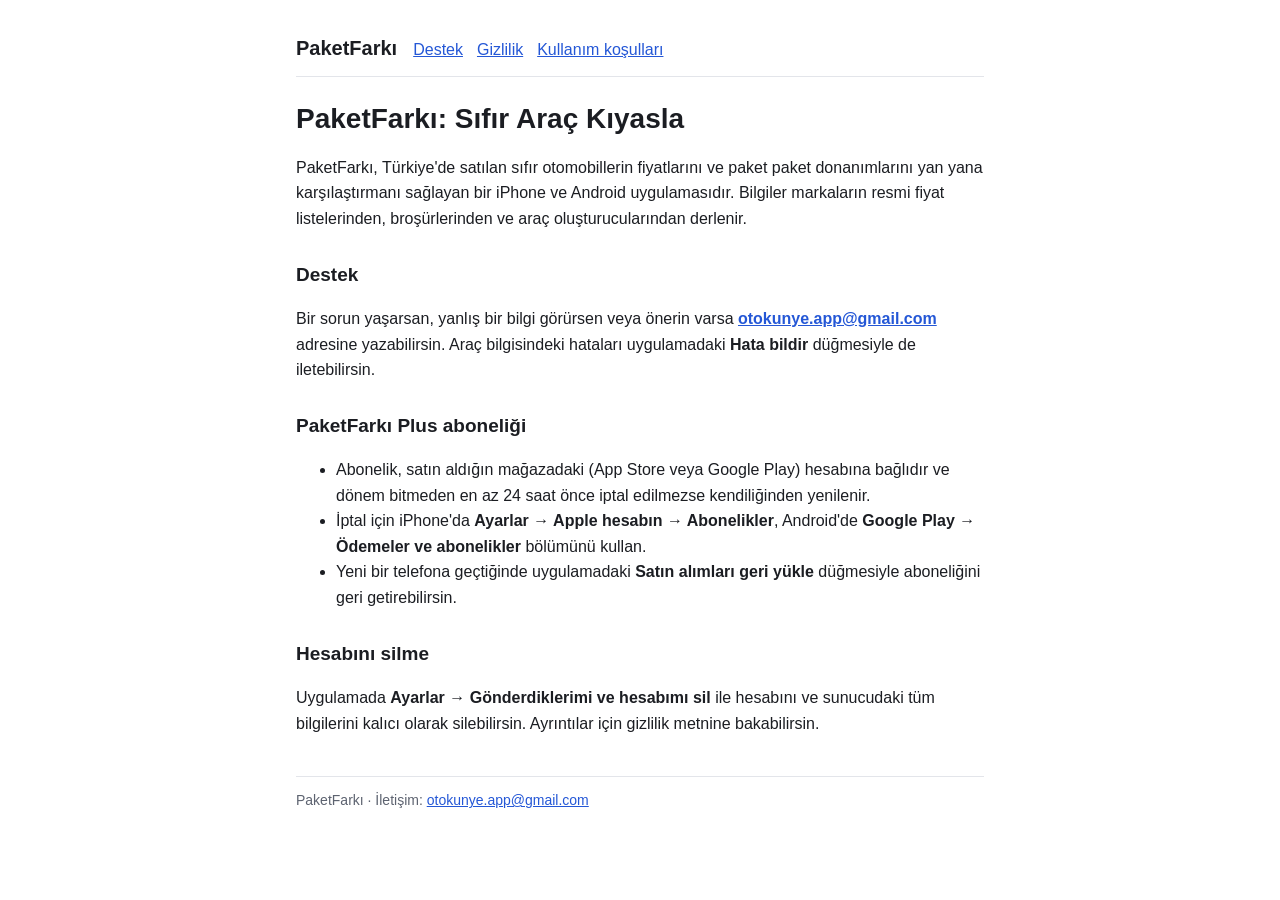
<file: index.html>
<!doctype html>
<html lang="tr"><head><meta charset="utf-8"><meta name="viewport" content="width=device-width,initial-scale=1">
<title>PaketFarkı – Sıfır araç kıyasla</title><link rel="stylesheet" href="style.css"></head>
<body><main><header><a class="brand" href="./">PaketFarkı</a><nav><a href="./">Destek</a><a href="privacy.html">Gizlilik</a><a href="terms.html">Kullanım koşulları</a></nav></header>
<h1>PaketFarkı: Sıfır Araç Kıyasla</h1>
<p>PaketFarkı, Türkiye'de satılan sıfır otomobillerin fiyatlarını ve paket paket donanımlarını yan yana karşılaştırmanı sağlayan bir iPhone ve Android uygulamasıdır. Bilgiler markaların resmi fiyat listelerinden, broşürlerinden ve araç oluşturucularından derlenir.</p>
<h2>Destek</h2>
<p>Bir sorun yaşarsan, yanlış bir bilgi görürsen veya önerin varsa <strong><a href="mailto:otokunye.app@gmail.com">otokunye.app@gmail.com</a></strong> adresine yazabilirsin. Araç bilgisindeki hataları uygulamadaki <strong>Hata bildir</strong> düğmesiyle de iletebilirsin.</p>
<h2>PaketFarkı Plus aboneliği</h2>
<ul>
<li>Abonelik, satın aldığın mağazadaki (App Store veya Google Play) hesabına bağlıdır ve dönem bitmeden en az 24 saat önce iptal edilmezse kendiliğinden yenilenir.</li>
<li>İptal için iPhone'da <strong>Ayarlar → Apple hesabın → Abonelikler</strong>, Android'de <strong>Google Play → Ödemeler ve abonelikler</strong> bölümünü kullan.</li>
<li>Yeni bir telefona geçtiğinde uygulamadaki <strong>Satın alımları geri yükle</strong> düğmesiyle aboneliğini geri getirebilirsin.</li>
</ul>
<h2>Hesabını silme</h2>
<p>Uygulamada <strong>Ayarlar → Gönderdiklerimi ve hesabımı sil</strong> ile hesabını ve sunucudaki tüm bilgilerini kalıcı olarak silebilirsin. Ayrıntılar için gizlilik metnine bakabilirsin.</p>
<footer>PaketFarkı · İletişim: <a href="mailto:otokunye.app@gmail.com">otokunye.app@gmail.com</a></footer></main></body></html>
</file>
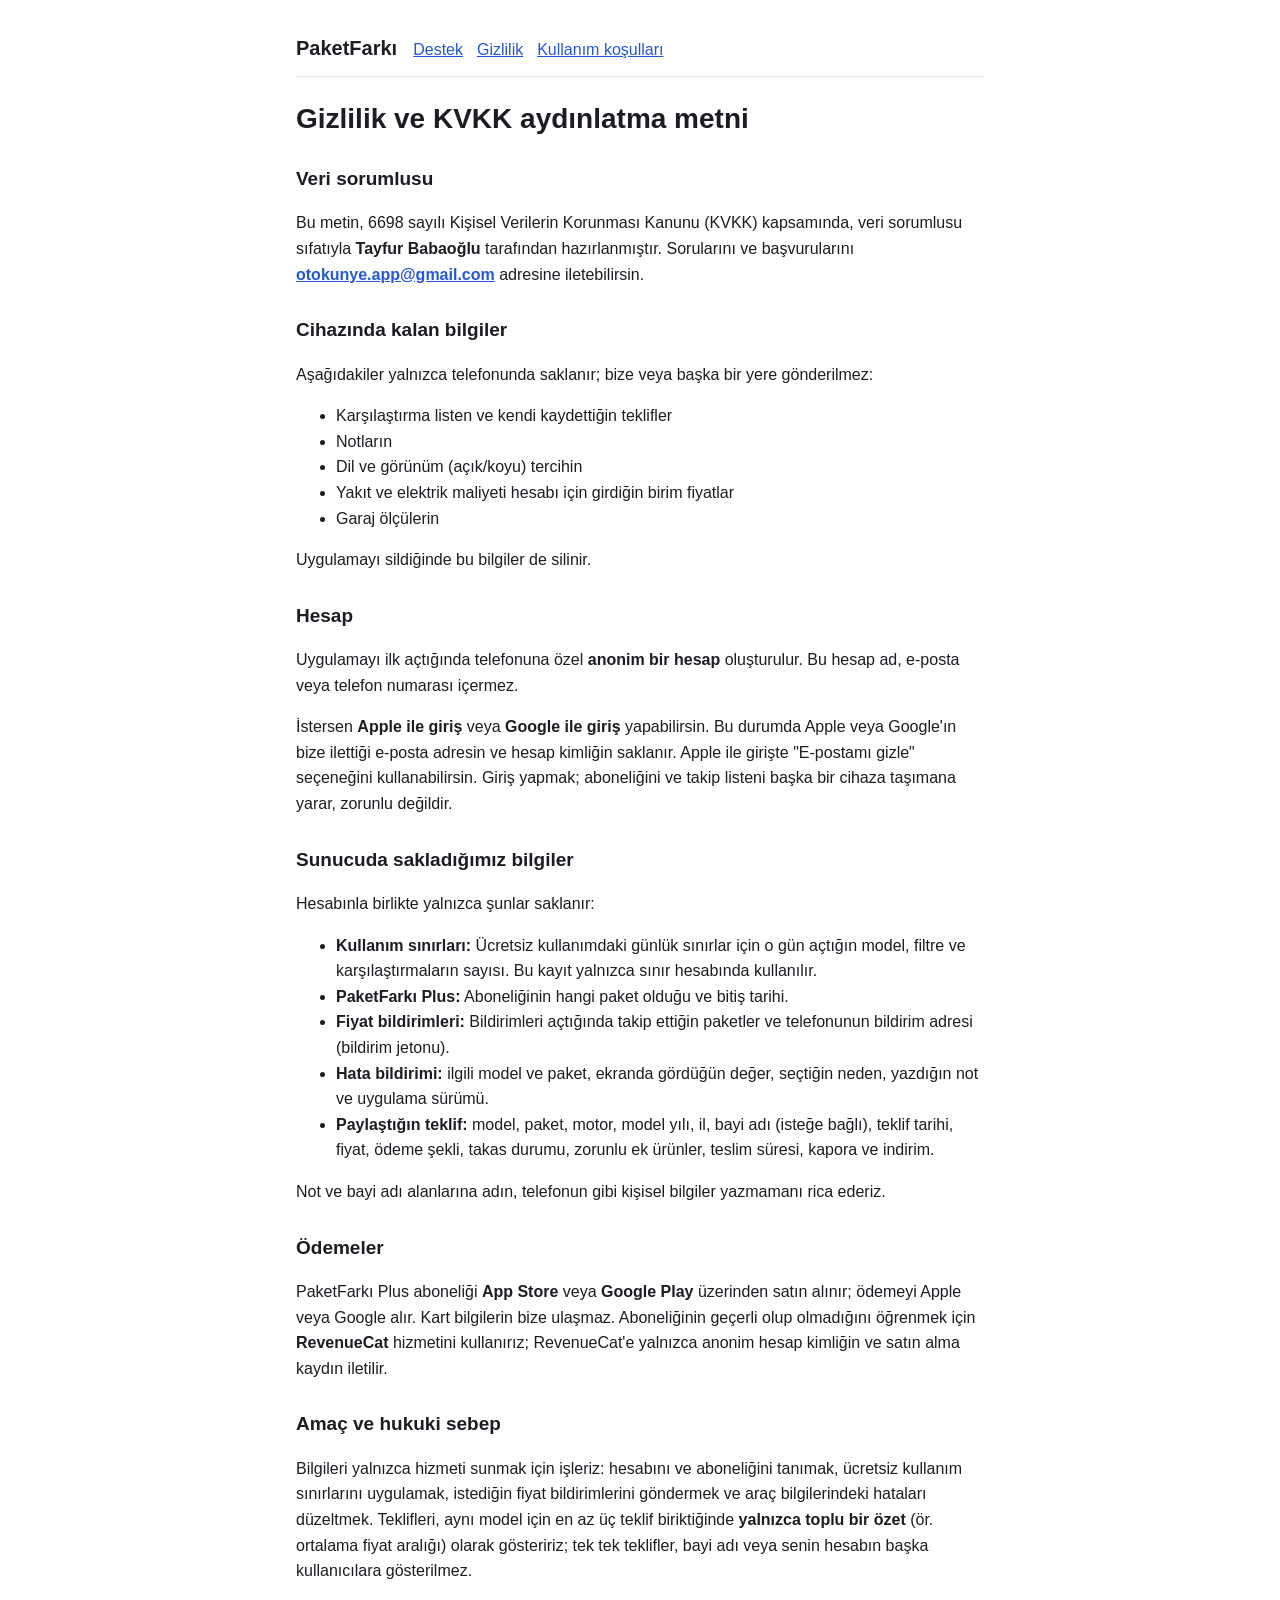
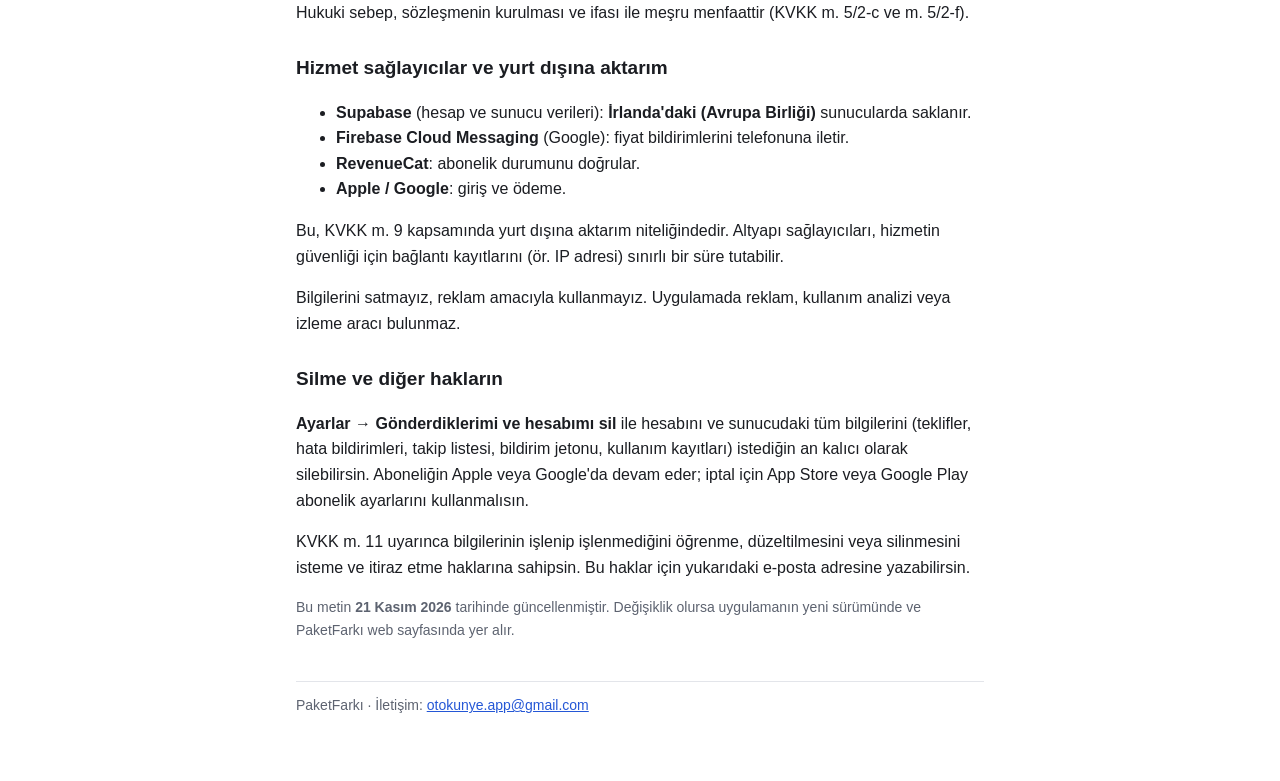
<file: privacy.html>
<!doctype html>
<html lang="tr"><head><meta charset="utf-8"><meta name="viewport" content="width=device-width,initial-scale=1">
<title>Gizlilik ve KVKK aydınlatma metni – PaketFarkı</title><link rel="stylesheet" href="style.css"></head>
<body><main><header><a class="brand" href="./">PaketFarkı</a><nav><a href="./">Destek</a><a href="privacy.html">Gizlilik</a><a href="terms.html">Kullanım koşulları</a></nav></header>
<h1>Gizlilik ve KVKK aydınlatma metni</h1>
<h2>Veri sorumlusu</h2>
<p>Bu metin, 6698 sayılı Kişisel Verilerin Korunması Kanunu (KVKK) kapsamında, veri sorumlusu sıfatıyla <strong>Tayfur Babaoğlu</strong> tarafından hazırlanmıştır. Sorularını ve başvurularını <strong><a href="mailto:otokunye.app@gmail.com">otokunye.app@gmail.com</a></strong> adresine iletebilirsin.</p>
<h2>Cihazında kalan bilgiler</h2>
<p>Aşağıdakiler yalnızca telefonunda saklanır; bize veya başka bir yere gönderilmez:</p>
<ul>
<li>Karşılaştırma listen ve kendi kaydettiğin teklifler</li>
<li>Notların</li>
<li>Dil ve görünüm (açık/koyu) tercihin</li>
<li>Yakıt ve elektrik maliyeti hesabı için girdiğin birim fiyatlar</li>
<li>Garaj ölçülerin</li>
</ul>
<p>Uygulamayı sildiğinde bu bilgiler de silinir.</p>
<h2>Hesap</h2>
<p>Uygulamayı ilk açtığında telefonuna özel <strong>anonim bir hesap</strong> oluşturulur. Bu hesap ad, e-posta veya telefon numarası içermez.</p>
<p>İstersen <strong>Apple ile giriş</strong> veya <strong>Google ile giriş</strong> yapabilirsin. Bu durumda Apple veya Google'ın bize ilettiği e-posta adresin ve hesap kimliğin saklanır. Apple ile girişte "E-postamı gizle" seçeneğini kullanabilirsin. Giriş yapmak; aboneliğini ve takip listeni başka bir cihaza taşımana yarar, zorunlu değildir.</p>
<h2>Sunucuda sakladığımız bilgiler</h2>
<p>Hesabınla birlikte yalnızca şunlar saklanır:</p>
<ul>
<li><strong>Kullanım sınırları:</strong> Ücretsiz kullanımdaki günlük sınırlar için o gün açtığın model, filtre ve karşılaştırmaların sayısı. Bu kayıt yalnızca sınır hesabında kullanılır.</li>
<li><strong>PaketFarkı Plus:</strong> Aboneliğinin hangi paket olduğu ve bitiş tarihi.</li>
<li><strong>Fiyat bildirimleri:</strong> Bildirimleri açtığında takip ettiğin paketler ve telefonunun bildirim adresi (bildirim jetonu).</li>
<li><strong>Hata bildirimi:</strong> ilgili model ve paket, ekranda gördüğün değer, seçtiğin neden, yazdığın not ve uygulama sürümü.</li>
<li><strong>Paylaştığın teklif:</strong> model, paket, motor, model yılı, il, bayi adı (isteğe bağlı), teklif tarihi, fiyat, ödeme şekli, takas durumu, zorunlu ek ürünler, teslim süresi, kapora ve indirim.</li>
</ul>
<p>Not ve bayi adı alanlarına adın, telefonun gibi kişisel bilgiler yazmamanı rica ederiz.</p>
<h2>Ödemeler</h2>
<p>PaketFarkı Plus aboneliği <strong>App Store</strong> veya <strong>Google Play</strong> üzerinden satın alınır; ödemeyi Apple veya Google alır. Kart bilgilerin bize ulaşmaz. Aboneliğinin geçerli olup olmadığını öğrenmek için <strong>RevenueCat</strong> hizmetini kullanırız; RevenueCat'e yalnızca anonim hesap kimliğin ve satın alma kaydın iletilir.</p>
<h2>Amaç ve hukuki sebep</h2>
<p>Bilgileri yalnızca hizmeti sunmak için işleriz: hesabını ve aboneliğini tanımak, ücretsiz kullanım sınırlarını uygulamak, istediğin fiyat bildirimlerini göndermek ve araç bilgilerindeki hataları düzeltmek. Teklifleri, aynı model için en az üç teklif biriktiğinde <strong>yalnızca toplu bir özet</strong> (ör. ortalama fiyat aralığı) olarak gösteririz; tek tek teklifler, bayi adı veya senin hesabın başka kullanıcılara gösterilmez.</p>
<p>Hukuki sebep, sözleşmenin kurulması ve ifası ile meşru menfaattir (KVKK m. 5/2-c ve m. 5/2-f).</p>
<h2>Hizmet sağlayıcılar ve yurt dışına aktarım</h2>
<ul>
<li><strong>Supabase</strong> (hesap ve sunucu verileri): <strong>İrlanda'daki (Avrupa Birliği)</strong> sunucularda saklanır.</li>
<li><strong>Firebase Cloud Messaging</strong> (Google): fiyat bildirimlerini telefonuna iletir.</li>
<li><strong>RevenueCat</strong>: abonelik durumunu doğrular.</li>
<li><strong>Apple / Google</strong>: giriş ve ödeme.</li>
</ul>
<p>Bu, KVKK m. 9 kapsamında yurt dışına aktarım niteliğindedir. Altyapı sağlayıcıları, hizmetin güvenliği için bağlantı kayıtlarını (ör. IP adresi) sınırlı bir süre tutabilir.</p>
<p>Bilgilerini satmayız, reklam amacıyla kullanmayız. Uygulamada reklam, kullanım analizi veya izleme aracı bulunmaz.</p>
<h2>Silme ve diğer hakların</h2>
<p><strong>Ayarlar → Gönderdiklerimi ve hesabımı sil</strong> ile hesabını ve sunucudaki tüm bilgilerini (teklifler, hata bildirimleri, takip listesi, bildirim jetonu, kullanım kayıtları) istediğin an kalıcı olarak silebilirsin. Aboneliğin Apple veya Google'da devam eder; iptal için App Store veya Google Play abonelik ayarlarını kullanmalısın.</p>
<p>KVKK m. 11 uyarınca bilgilerinin işlenip işlenmediğini öğrenme, düzeltilmesini veya silinmesini isteme ve itiraz etme haklarına sahipsin. Bu haklar için yukarıdaki e-posta adresine yazabilirsin.</p>
<p class="note">Bu metin <strong>21 Kasım 2026</strong> tarihinde güncellenmiştir. Değişiklik olursa uygulamanın yeni sürümünde ve PaketFarkı web sayfasında yer alır.</p>
<footer>PaketFarkı · İletişim: <a href="mailto:otokunye.app@gmail.com">otokunye.app@gmail.com</a></footer></main></body></html>
</file>
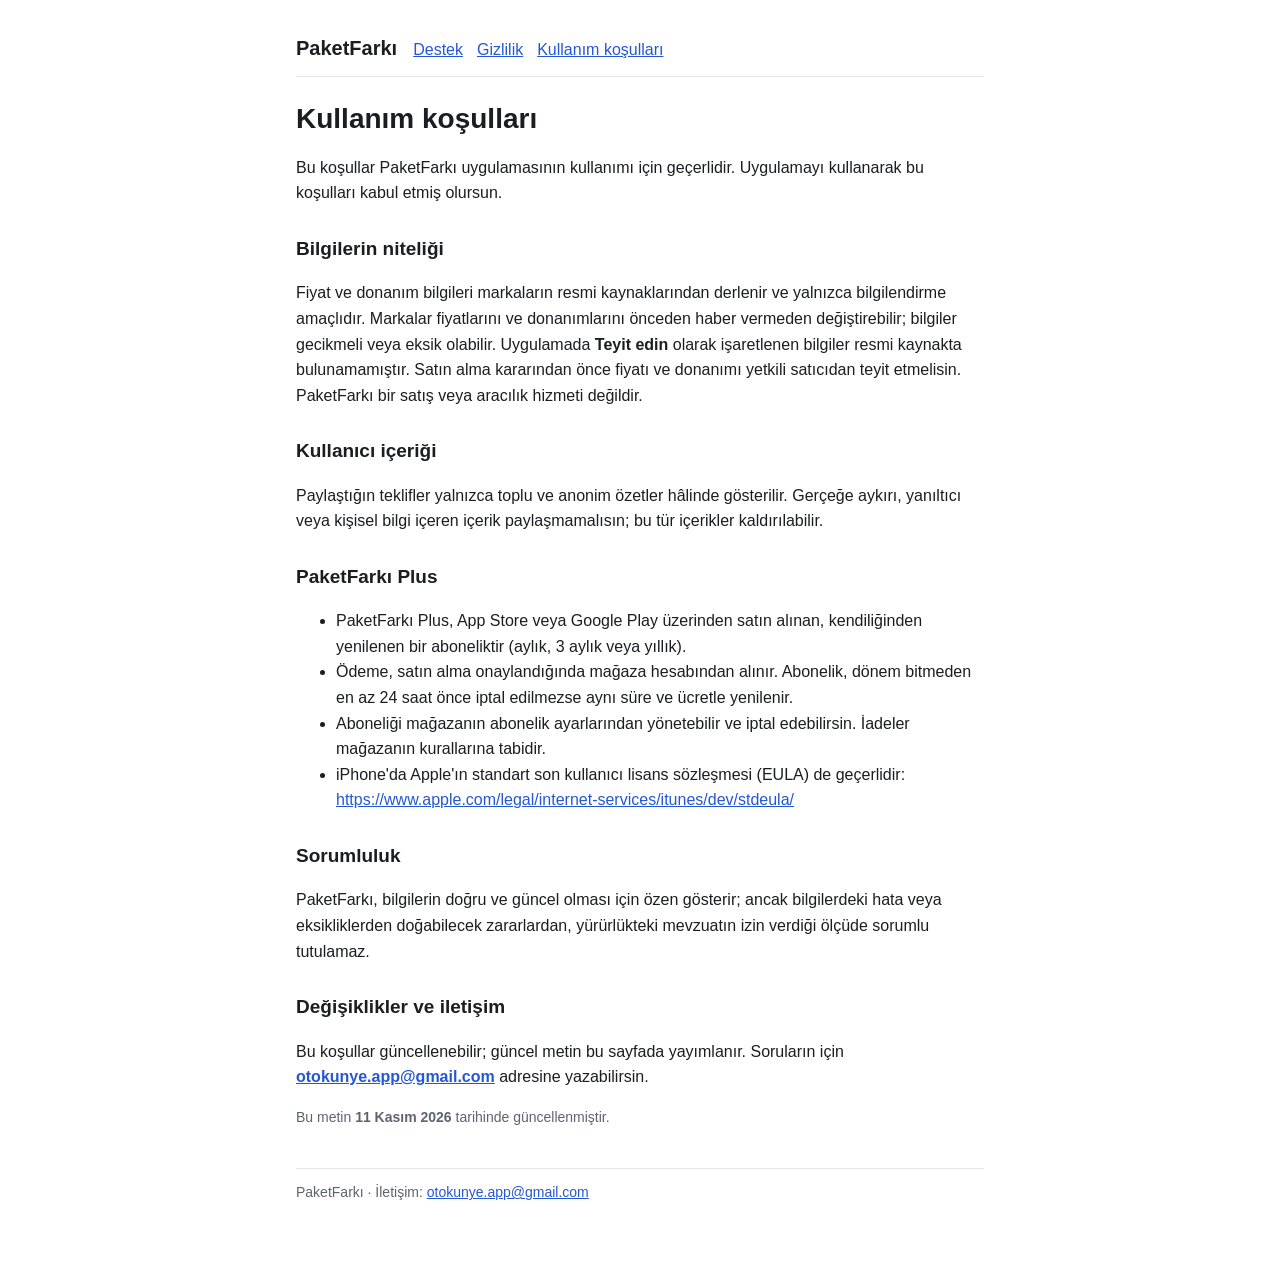
<file: terms.html>
<!doctype html>
<html lang="tr"><head><meta charset="utf-8"><meta name="viewport" content="width=device-width,initial-scale=1">
<title>Kullanım koşulları – PaketFarkı</title><link rel="stylesheet" href="style.css"></head>
<body><main><header><a class="brand" href="./">PaketFarkı</a><nav><a href="./">Destek</a><a href="privacy.html">Gizlilik</a><a href="terms.html">Kullanım koşulları</a></nav></header>
<h1>Kullanım koşulları</h1>
<p>Bu koşullar PaketFarkı uygulamasının kullanımı için geçerlidir. Uygulamayı kullanarak bu koşulları kabul etmiş olursun.</p>
<h2>Bilgilerin niteliği</h2>
<p>Fiyat ve donanım bilgileri markaların resmi kaynaklarından derlenir ve yalnızca bilgilendirme amaçlıdır. Markalar fiyatlarını ve donanımlarını önceden haber vermeden değiştirebilir; bilgiler gecikmeli veya eksik olabilir. Uygulamada <strong>Teyit edin</strong> olarak işaretlenen bilgiler resmi kaynakta bulunamamıştır. Satın alma kararından önce fiyatı ve donanımı yetkili satıcıdan teyit etmelisin. PaketFarkı bir satış veya aracılık hizmeti değildir.</p>
<h2>Kullanıcı içeriği</h2>
<p>Paylaştığın teklifler yalnızca toplu ve anonim özetler hâlinde gösterilir. Gerçeğe aykırı, yanıltıcı veya kişisel bilgi içeren içerik paylaşmamalısın; bu tür içerikler kaldırılabilir.</p>
<h2>PaketFarkı Plus</h2>
<ul>
<li>PaketFarkı Plus, App Store veya Google Play üzerinden satın alınan, kendiliğinden yenilenen bir aboneliktir (aylık, 3 aylık veya yıllık).</li>
<li>Ödeme, satın alma onaylandığında mağaza hesabından alınır. Abonelik, dönem bitmeden en az 24 saat önce iptal edilmezse aynı süre ve ücretle yenilenir.</li>
<li>Aboneliği mağazanın abonelik ayarlarından yönetebilir ve iptal edebilirsin. İadeler mağazanın kurallarına tabidir.</li>
<li>iPhone'da Apple'ın standart son kullanıcı lisans sözleşmesi (EULA) de geçerlidir: <a href="https://www.apple.com/legal/internet-services/itunes/dev/stdeula/">https://www.apple.com/legal/internet-services/itunes/dev/stdeula/</a></li>
</ul>
<h2>Sorumluluk</h2>
<p>PaketFarkı, bilgilerin doğru ve güncel olması için özen gösterir; ancak bilgilerdeki hata veya eksikliklerden doğabilecek zararlardan, yürürlükteki mevzuatın izin verdiği ölçüde sorumlu tutulamaz.</p>
<h2>Değişiklikler ve iletişim</h2>
<p>Bu koşullar güncellenebilir; güncel metin bu sayfada yayımlanır. Soruların için <strong><a href="mailto:otokunye.app@gmail.com">otokunye.app@gmail.com</a></strong> adresine yazabilirsin.</p>
<p class="note">Bu metin <strong>11 Kasım 2026</strong> tarihinde güncellenmiştir.</p>
<footer>PaketFarkı · İletişim: <a href="mailto:otokunye.app@gmail.com">otokunye.app@gmail.com</a></footer></main></body></html>
</file>
<file: style.css>
:root{--bg:#fff;--fg:#1b1d22;--muted:#5d6370;--line:#e3e5ea;--accent:#2457d6}
@media (prefers-color-scheme:dark){:root{--bg:#121318;--fg:#e8e9ed;--muted:#a3a8b4;--line:#2a2d35;--accent:#8ab0ff}}
*{box-sizing:border-box}body{margin:0;background:var(--bg);color:var(--fg);font:16px/1.6 -apple-system,BlinkMacSystemFont,"Segoe UI",Roboto,sans-serif}
main{max-width:720px;margin:0 auto;padding:32px 16px 64px}header{display:flex;gap:16px;flex-wrap:wrap;align-items:baseline;border-bottom:1px solid var(--line);padding-bottom:12px;margin-bottom:24px}
header a.brand{font-weight:700;font-size:20px;color:var(--fg);text-decoration:none}nav a{margin-right:14px}a{color:var(--accent)}
h1{font-size:28px;line-height:1.25}h2{font-size:19px;margin-top:28px}.note,footer{color:var(--muted);font-size:14px}footer{border-top:1px solid var(--line);margin-top:40px;padding-top:12px}
</file>
